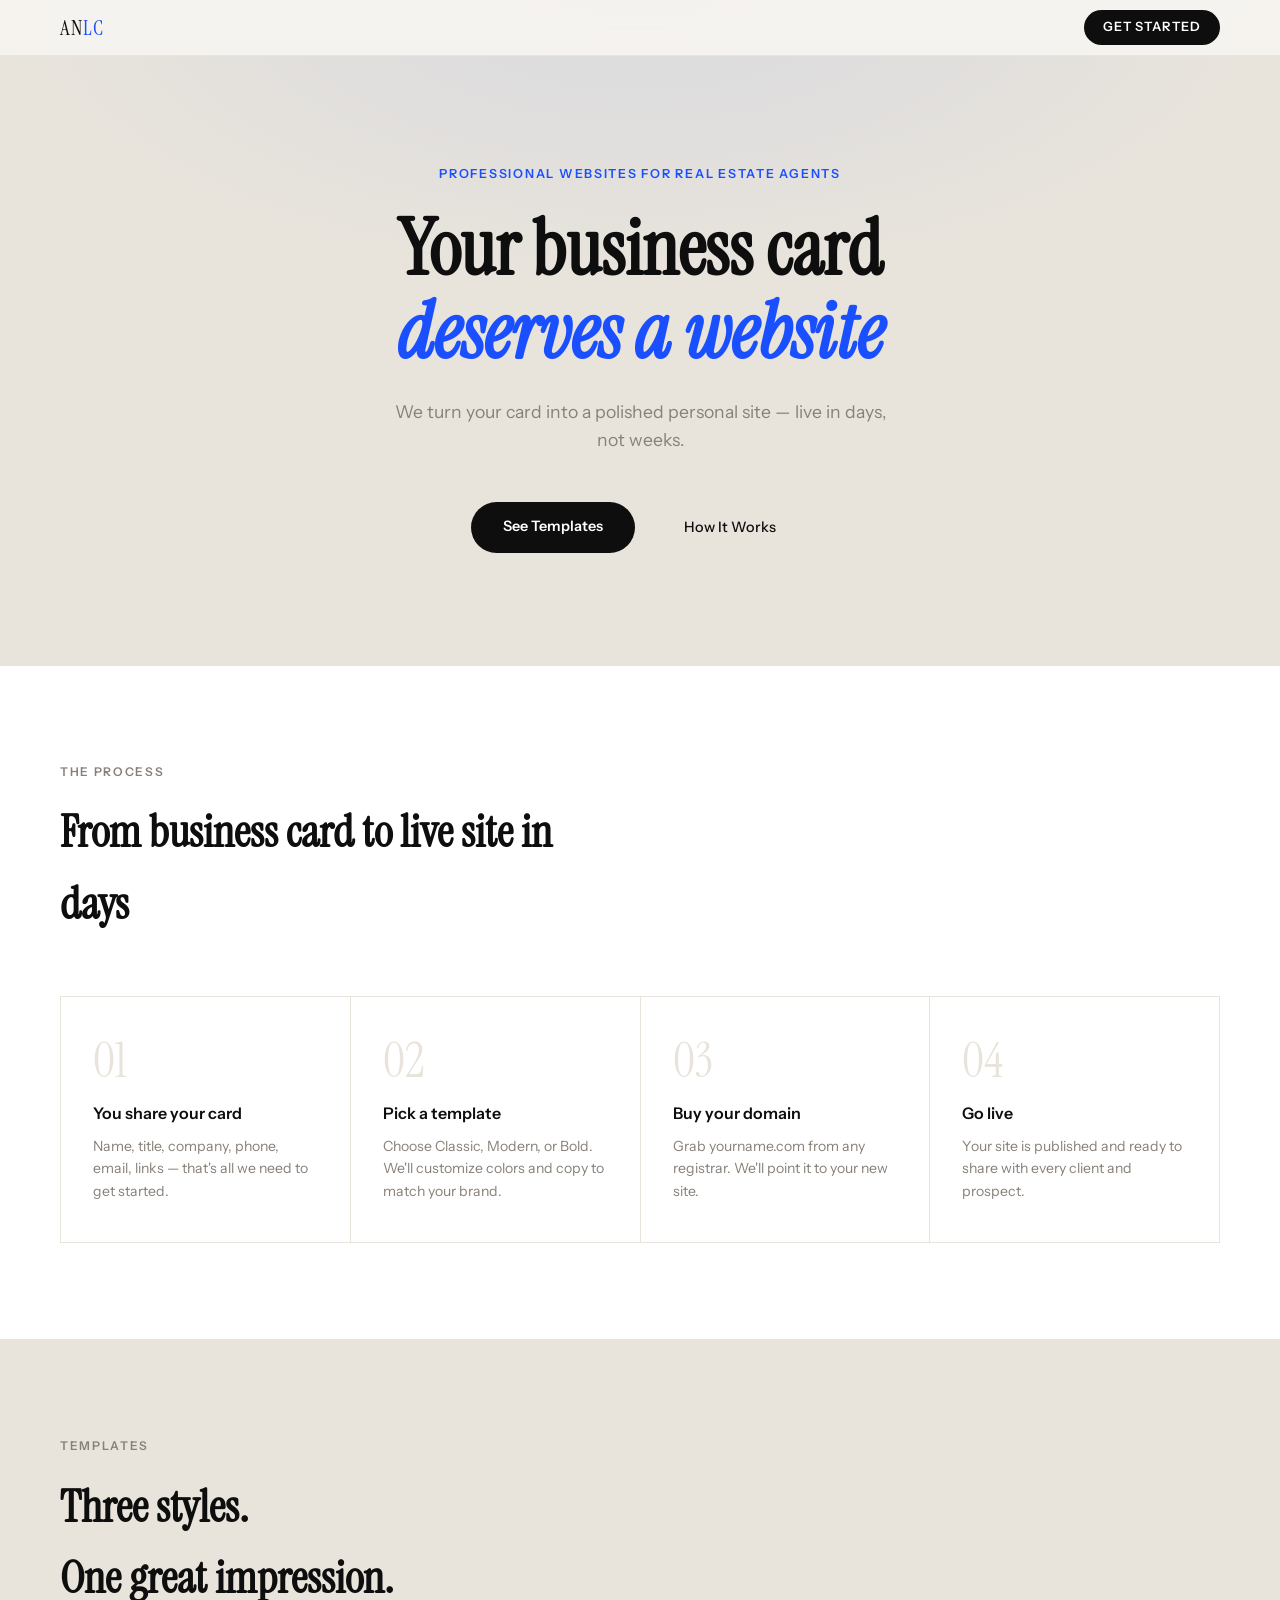
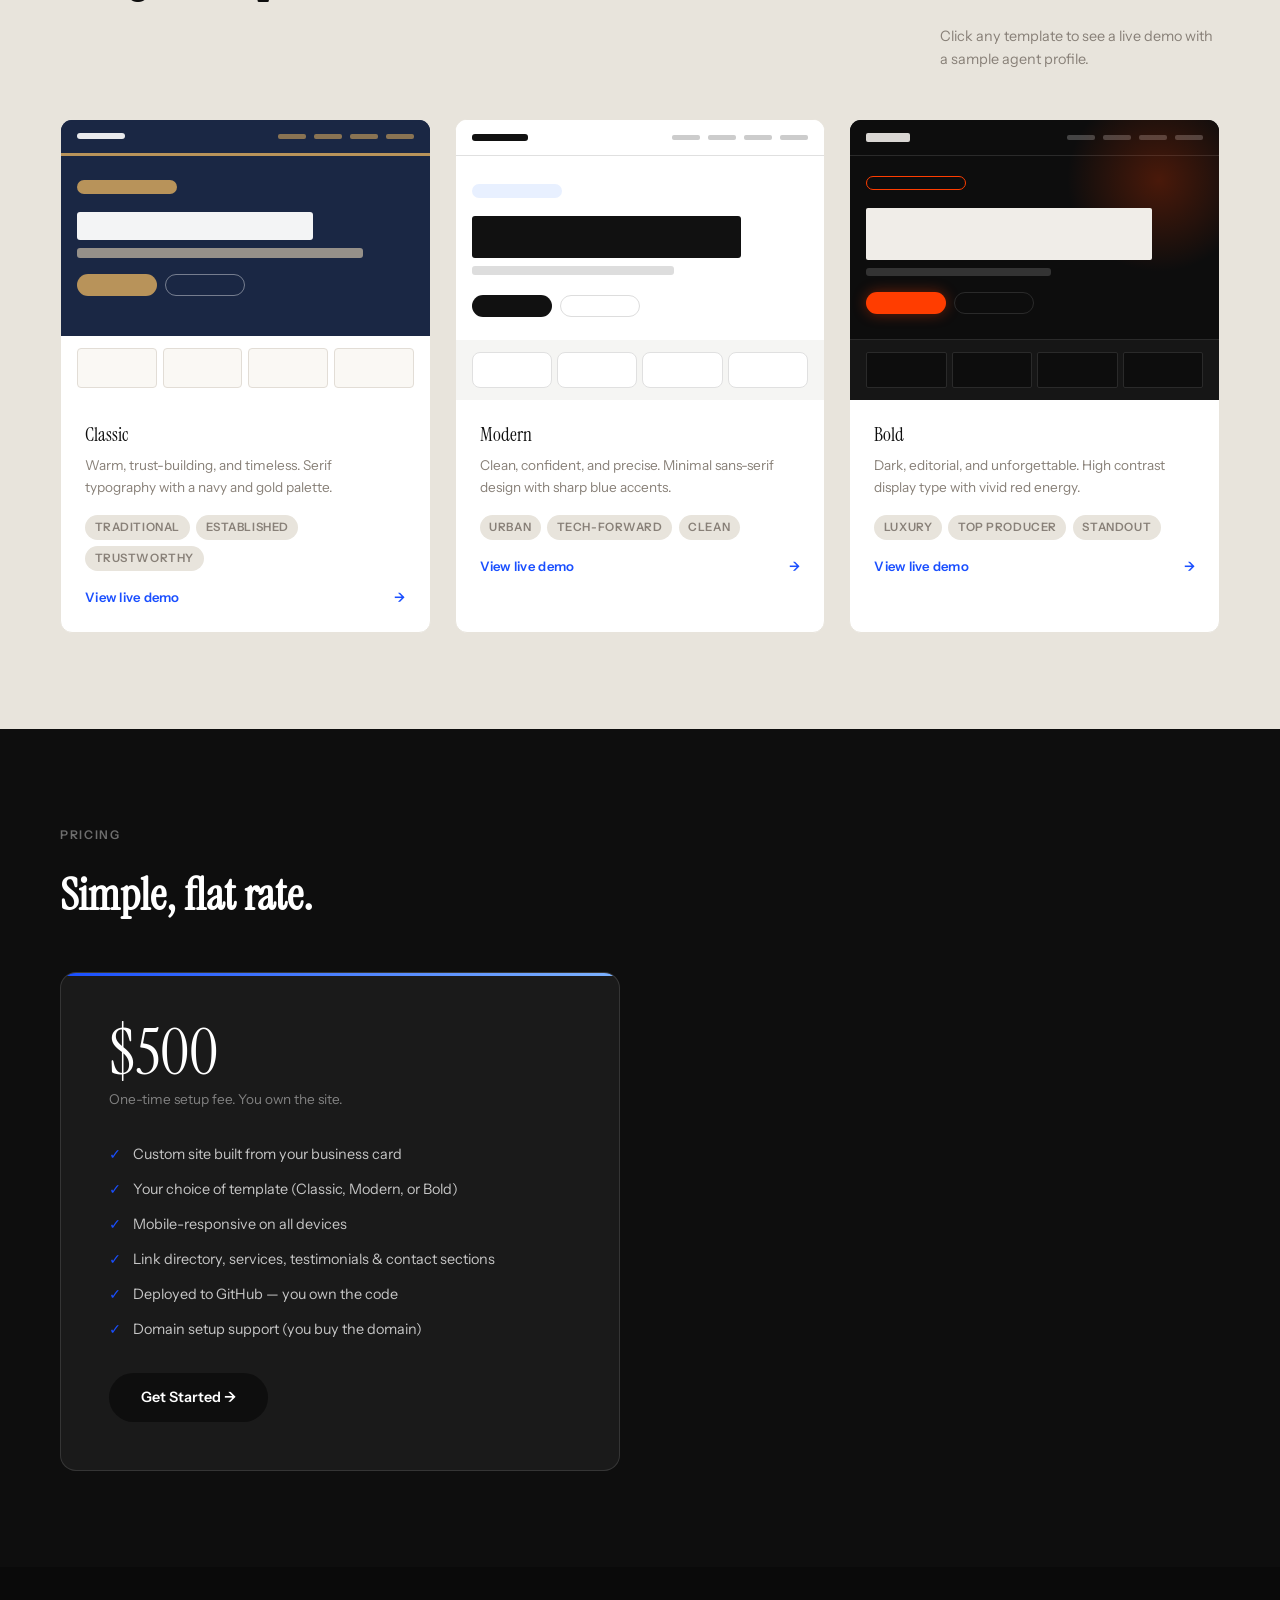
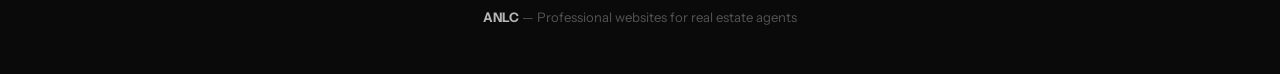
<file: index.html>
<!DOCTYPE html>
<html lang="en">
<head>
  <meta charset="UTF-8" />
<link rel="icon" href="favicon.png" type="image/png" />
  <meta name="viewport" content="width=device-width, initial-scale=1.0" />
  <title>ANLC — Professional Websites for Real Estate Agents</title>
  <link rel="preconnect" href="https://fonts.googleapis.com" />
  <link rel="stylesheet" href="https://fonts.googleapis.com/css2?family=Instrument+Serif:ital@0;1&family=Instrument+Sans:wght@400;500;600&display=swap" />
  <style>
    *, *::before, *::after { box-sizing: border-box; margin: 0; padding: 0; }
    html { scroll-behavior: smooth; }

    :root {
      --ink:     #0e0e0e;
      --paper: #e8e4dc;
      --mid:     #e8e4dc;
      --muted:   #888078;
      --accent:  #1a4fff;
      --f-serif: 'Instrument Serif', Georgia, serif;
      --f-sans:  'Instrument Sans', system-ui, sans-serif;
      --max:     1160px;
    }

    body {
      background: var(--paper);
      color: var(--ink);
      font-family: var(--f-sans);
      font-size: 16px;
      line-height: 1.6;
    }

    /* ── NAV ─────────────────────────────────────────────── */
    nav {
      position: fixed; top: 0; left: 0; right: 0; z-index: 50;
      background: rgba(247,245,240,.92);
      backdrop-filter: blur(12px);
      border-bottom: 1px solid var(--mid);
      height: 56px;
      display: flex; align-items: center;
      padding: 0 2rem;
    }
    .nav-inner {
      max-width: var(--max); margin: 0 auto; width: 100%;
      display: flex; align-items: center; justify-content: space-between;
    }
    .logo {
      font-family: var(--f-serif);
      font-size: 1.3rem;
      letter-spacing: .04em;
      color: var(--ink);
    }
    .logo span { color: var(--accent); }
    .nav-cta {
      background: var(--ink);
      color: #fff;
      font-size: .8rem;
      font-weight: 600;
      letter-spacing: .06em;
      text-transform: uppercase;
      padding: .45rem 1.2rem;
      border-radius: 100px;
      text-decoration: none;
      transition: background .2s;
    }
    .nav-cta:hover { background: var(--accent); }

    /* ── HERO ────────────────────────────────────────────── */
    .hero {
      padding: 10rem 2rem 7rem;
      text-align: center;
      position: relative;
      overflow: hidden;
    }
    .hero::before {
      content: '';
      position: absolute; inset: 0;
      background:
        radial-gradient(ellipse 70% 60% at 50% 0%, rgba(26,79,255,.07) 0%, transparent 70%);
      pointer-events: none;
    }
    .hero-eyebrow {
      display: inline-block;
      font-size: .78rem;
      font-weight: 600;
      letter-spacing: .14em;
      text-transform: uppercase;
      color: var(--accent);
      margin-bottom: 1.5rem;
      opacity: 0;
      animation: fadeUp .6s .1s ease forwards;
    }
    .hero-headline {
      font-family: var(--f-serif);
      font-size: clamp(2.8rem, 6vw, 5.2rem);
      line-height: 1.08;
      color: var(--ink);
      max-width: 820px;
      margin: 0 auto 1.5rem;
      opacity: 0;
      animation: fadeUp .6s .2s ease forwards;
    }
    .hero-headline em {
      font-style: italic;
      color: var(--accent);
    }
    .hero-sub {
      font-size: 1.1rem;
      color: var(--muted);
      max-width: 500px;
      margin: 0 auto 3rem;
      font-weight: 400;
      opacity: 0;
      animation: fadeUp .6s .3s ease forwards;
    }
    .hero-actions {
      display: flex; gap: 1rem; justify-content: center; flex-wrap: wrap;
      opacity: 0;
      animation: fadeUp .6s .4s ease forwards;
    }
    .btn-primary {
      background: var(--ink); color: #fff;
      padding: .8rem 2rem;
      border-radius: 100px;
      font-size: .9rem; font-weight: 600;
      text-decoration: none;
      transition: background .2s, transform .2s;
    }
    .btn-primary:hover { background: var(--accent); transform: translateY(-1px); }
    .btn-ghost {
      border: 1.5px solid var(--mid); color: var(--ink);
      padding: .8rem 2rem;
      border-radius: 100px;
      font-size: .9rem; font-weight: 500;
      text-decoration: none;
      transition: border-color .2s;
    }
    .btn-ghost:hover { border-color: var(--ink); }

    /* ── HOW IT WORKS ────────────────────────────────────── */
    .how {
      padding: 6rem 2rem;
      background: #fff;
      border-top: 1px solid var(--mid);
      border-bottom: 1px solid var(--mid);
    }
    .how-inner {
      max-width: var(--max); margin: 0 auto;
    }
    .section-label {
      font-size: .75rem;
      font-weight: 600;
      letter-spacing: .14em;
      text-transform: uppercase;
      color: var(--muted);
      margin-bottom: 1rem;
    }
    .section-title {
      font-family: var(--f-serif);
      font-size: clamp(1.8rem, 3.5vw, 2.8rem);
      color: var(--ink);
      margin-bottom: 3.5rem;
      max-width: 540px;
    }
    .steps {
      display: grid;
      grid-template-columns: repeat(auto-fit, minmax(200px, 1fr));
      gap: 1px;
      background: var(--mid);
      border: 1px solid var(--mid);
    }
    .step {
      background: #fff;
      padding: 2.5rem 2rem;
    }
    .step-num {
      font-family: var(--f-serif);
      font-size: 3rem;
      color: var(--mid);
      line-height: 1;
      margin-bottom: 1rem;
    }
    .step-title {
      font-size: 1rem;
      font-weight: 600;
      color: var(--ink);
      margin-bottom: .5rem;
    }
    .step-desc { font-size: .88rem; color: var(--muted); }

    /* ── TEMPLATES ───────────────────────────────────────── */
    .templates {
      padding: 6rem 2rem;
    }
    .templates-inner { max-width: var(--max); margin: 0 auto; }
    .templates-header {
      display: flex;
      align-items: flex-end;
      justify-content: space-between;
      margin-bottom: 3rem;
      flex-wrap: wrap;
      gap: 1rem;
    }
    .template-grid {
      display: grid;
      grid-template-columns: repeat(3, 1fr);
      gap: 1.5rem;
    }

    .template-card {
      border-radius: 12px;
      overflow: hidden;
      border: 1px solid var(--mid);
      transition: transform .25s, box-shadow .25s;
      text-decoration: none;
      display: block;
      background: #fff;
    }
    .template-card:hover {
      transform: translateY(-6px);
      box-shadow: 0 16px 48px rgba(0,0,0,.1);
    }

    /* Preview thumbnails — CSS-generated mockups */
    .template-preview {
      height: 280px;
      position: relative;
      overflow: hidden;
    }

    /* CLASSIC preview */
    .preview-classic {
      background: #1a2744;
    }
    .preview-classic .p-nav {
      background: #1a2744;
      border-bottom: 3px solid #b8935a;
      height: 36px;
      display: flex; align-items: center; padding: 0 16px;
      gap: 12px;
    }
    .preview-classic .p-nav-dot { width: 48px; height: 6px; background: #fff; border-radius: 3px; opacity: .9; }
    .preview-classic .p-nav-links { display: flex; gap: 8px; margin-left: auto; }
    .preview-classic .p-nav-link { width: 28px; height: 5px; background: #b8935a; border-radius: 2px; opacity: .7; }
    .preview-classic .p-hero { padding: 24px 16px 16px; }
    .preview-classic .p-badge { background: #b8935a; display: inline-block; height: 14px; width: 100px; border-radius: 7px; margin-bottom: 10px; }
    .preview-classic .p-name { height: 28px; background: #fff; border-radius: 3px; width: 70%; margin-bottom: 8px; opacity: .95; }
    .preview-classic .p-tag { height: 10px; background: #e8d5b7; border-radius: 3px; width: 85%; opacity: .6; margin-bottom: 16px; }
    .preview-classic .p-btns { display: flex; gap: 8px; }
    .preview-classic .p-btn1 { height: 22px; width: 80px; background: #b8935a; border-radius: 11px; }
    .preview-classic .p-btn2 { height: 22px; width: 80px; border: 1.5px solid rgba(255,255,255,.4); border-radius: 11px; }
    .preview-classic .p-cards {
      position: absolute; bottom: 0; left: 0; right: 0;
      background: #fff;
      padding: 12px 16px;
      display: grid; grid-template-columns: repeat(4,1fr); gap: 6px;
    }
    .preview-classic .p-card { height: 40px; background: #faf8f4; border: 1px solid #e2ddd6; border-radius: 4px; }

    /* MODERN preview */
    .preview-modern { background: #fff; }
    .preview-modern .p-nav {
      background: rgba(255,255,255,.9);
      border-bottom: 1px solid #e0e0e0;
      height: 36px;
      display: flex; align-items: center; padding: 0 16px; gap: 12px;
    }
    .preview-modern .p-nav-dot { width: 56px; height: 7px; background: #111; border-radius: 3px; }
    .preview-modern .p-nav-links { display: flex; gap: 8px; margin-left: auto; }
    .preview-modern .p-nav-link { width: 28px; height: 5px; background: #ccc; border-radius: 2px; }
    .preview-modern .p-hero { padding: 28px 16px 16px; }
    .preview-modern .p-badge { background: #e8f0ff; display: inline-block; height: 14px; width: 90px; border-radius: 7px; margin-bottom: 10px; }
    .preview-modern .p-name { height: 42px; background: #111; border-radius: 3px; width: 80%; margin-bottom: 8px; }
    .preview-modern .p-tag { height: 9px; background: #ddd; border-radius: 3px; width: 60%; margin-bottom: 20px; }
    .preview-modern .p-btns { display: flex; gap: 8px; }
    .preview-modern .p-btn1 { height: 22px; width: 80px; background: #111; border-radius: 11px; }
    .preview-modern .p-btn2 { height: 22px; width: 80px; border: 1.5px solid #ddd; border-radius: 11px; }
    .preview-modern .p-cards {
      position: absolute; bottom: 0; left: 0; right: 0;
      background: #f5f5f3;
      padding: 12px 16px;
      display: grid; grid-template-columns: repeat(4,1fr); gap: 5px;
    }
    .preview-modern .p-card { height: 36px; background: #fff; border: 1px solid #e0e0e0; border-radius: 8px; }

    /* BOLD preview */
    .preview-bold { background: #0d0d0d; }
    .preview-bold .p-nav {
      background: #0d0d0d;
      border-bottom: 1px solid #2a2a2a;
      height: 36px;
      display: flex; align-items: center; padding: 0 16px; gap: 12px;
    }
    .preview-bold .p-nav-dot { width: 44px; height: 9px; background: #f0ede8; border-radius: 2px; opacity: .9; }
    .preview-bold .p-nav-links { display: flex; gap: 8px; margin-left: auto; }
    .preview-bold .p-nav-link { width: 28px; height: 5px; background: #444; border-radius: 2px; }
    .preview-bold .p-glow {
      position: absolute; top: -40px; right: -40px;
      width: 200px; height: 200px;
      background: radial-gradient(circle, rgba(255,61,0,.25) 0%, transparent 65%);
      pointer-events: none;
    }
    .preview-bold .p-hero { padding: 20px 16px 16px; position: relative; z-index: 1; }
    .preview-bold .p-badge { border: 1px solid #ff3d00; display: inline-block; height: 14px; width: 100px; border-radius: 7px; margin-bottom: 10px; }
    .preview-bold .p-name { height: 52px; background: #f0ede8; border-radius: 2px; width: 85%; margin-bottom: 8px; }
    .preview-bold .p-tag { height: 8px; background: #333; border-radius: 3px; width: 55%; margin-bottom: 16px; }
    .preview-bold .p-btns { display: flex; gap: 8px; }
    .preview-bold .p-btn1 { height: 22px; width: 80px; background: #ff3d00; border-radius: 11px; box-shadow: 0 0 14px rgba(255,61,0,.4); }
    .preview-bold .p-btn2 { height: 22px; width: 80px; border: 1px solid #2a2a2a; border-radius: 11px; }
    .preview-bold .p-cards {
      position: absolute; bottom: 0; left: 0; right: 0;
      background: #161616;
      border-top: 1px solid #2a2a2a;
      padding: 12px 16px;
      display: grid; grid-template-columns: repeat(4,1fr); gap: 5px;
    }
    .preview-bold .p-card { height: 36px; background: #0d0d0d; border: 1px solid #2a2a2a; border-radius: 2px; }

    /* Template card info */
    .template-info { padding: 1.25rem 1.5rem 1.5rem; }
    .template-name {
      font-family: var(--f-serif);
      font-size: 1.2rem;
      color: var(--ink);
      margin-bottom: .3rem;
    }
    .template-desc { font-size: .85rem; color: var(--muted); margin-bottom: 1rem; }
    .template-tags { display: flex; flex-wrap: wrap; gap: .4rem; }
    .tag {
      font-size: .72rem;
      font-weight: 600;
      letter-spacing: .05em;
      text-transform: uppercase;
      padding: .2rem .6rem;
      border-radius: 100px;
      background: var(--mid);
      color: var(--muted);
    }
    .template-link {
      display: flex; align-items: center; justify-content: space-between;
      margin-top: 1rem;
      font-size: .82rem;
      font-weight: 600;
      color: var(--accent);
      letter-spacing: .02em;
    }
    .template-link::after { content: '→'; }

    /* ── PRICING ─────────────────────────────────────────── */
    .pricing {
      padding: 6rem 2rem;
      background: var(--ink);
      color: #fff;
    }
    .pricing-inner { max-width: var(--max); margin: 0 auto; }
    .pricing-inner .section-label { color: rgba(255,255,255,.4); }
    .pricing-inner .section-title { color: #fff; }
    .pricing-card {
      background: rgba(255,255,255,.05);
      border: 1px solid rgba(255,255,255,.12);
      border-radius: 16px;
      padding: 3rem;
      max-width: 560px;
      position: relative;
      overflow: hidden;
    }
    .pricing-card::before {
      content: '';
      position: absolute; top: 0; left: 0; right: 0; height: 3px;
      background: linear-gradient(90deg, var(--accent), #7eb3ff);
    }
    .price-amount {
      font-family: var(--f-serif);
      font-size: 4rem;
      line-height: 1;
      margin-bottom: .25rem;
    }
    .price-note { font-size: .85rem; color: rgba(255,255,255,.45); margin-bottom: 2rem; }
    .price-includes {
      list-style: none;
      display: flex; flex-direction: column; gap: .75rem;
      margin-bottom: 2rem;
    }
    .price-includes li {
      font-size: .9rem;
      color: rgba(255,255,255,.75);
      padding-left: 1.5rem;
      position: relative;
    }
    .price-includes li::before {
      content: '✓';
      position: absolute; left: 0;
      color: var(--accent);
      font-weight: 700;
    }

    /* ── FOOTER ──────────────────────────────────────────── */
    footer {
      background: #0a0a0a;
      padding: 2.5rem 2rem;
      text-align: center;
      font-size: .82rem;
      color: rgba(255,255,255,.3);
    }
    footer a { color: rgba(255,255,255,.5); text-decoration: none; }
    footer a:hover { color: #fff; }

    /* ── ANIMATIONS ──────────────────────────────────────── */
    @keyframes fadeUp {
      from { opacity: 0; transform: translateY(20px); }
      to   { opacity: 1; transform: translateY(0); }
    }

    /* ── RESPONSIVE ──────────────────────────────────────── */
    @media (max-width: 900px) {
      .template-grid { grid-template-columns: 1fr; max-width: 480px; margin: 0 auto; }
    }
    @media (max-width: 600px) {
      .hero { padding: 8rem 1.5rem 5rem; }
      .templates-header { flex-direction: column; align-items: flex-start; }
      .pricing-card { padding: 2rem 1.5rem; }
    }
  </style>
</head>
<body>

  <!-- NAV -->
  <nav>
    <div class="nav-inner">
      <span class="logo">AN<span>LC</span></span>
      <a href="https://docs.google.com/forms/d/e/1FAIpQLSc2nTvF0Hm6U1TiB1kS05uPXI6qzrnJtPU-JEfVSeDwCHO5rw/viewform?usp=publish-editor" target="_blank" class="nav-cta">Get Started</a>
    </div>
  </nav>

  <!-- HERO -->
  <section class="hero">
    <p class="hero-eyebrow">Professional websites for real estate agents</p>
    <h1 class="hero-headline">Your business card<br/><em>deserves a website</em></h1>
    <p class="hero-sub">We turn your card into a polished personal site — live in days, not weeks.</p>
    <div class="hero-actions">
      <a href="#templates" class="btn-primary">See Templates</a>
      <a href="#how" class="btn-ghost">How It Works</a>
    </div>
  </section>

  <!-- HOW IT WORKS -->
  <section class="how" id="how">
    <div class="how-inner">
      <p class="section-label">The Process</p>
      <h2 class="section-title">From business card to live site in days</h2>
      <div class="steps">
        <div class="step">
          <div class="step-num">01</div>
          <div class="step-title">You share your card</div>
          <p class="step-desc">Name, title, company, phone, email, links — that's all we need to get started.</p>
        </div>
        <div class="step">
          <div class="step-num">02</div>
          <div class="step-title">Pick a template</div>
          <p class="step-desc">Choose Classic, Modern, or Bold. We'll customize colors and copy to match your brand.</p>
        </div>
        <div class="step">
          <div class="step-num">03</div>
          <div class="step-title">Buy your domain</div>
          <p class="step-desc">Grab yourname.com from any registrar. We'll point it to your new site.</p>
        </div>
        <div class="step">
          <div class="step-num">04</div>
          <div class="step-title">Go live</div>
          <p class="step-desc">Your site is published and ready to share with every client and prospect.</p>
        </div>
      </div>
    </div>
  </section>

  <!-- TEMPLATES -->
  <section class="templates" id="templates">
    <div class="templates-inner">
      <div class="templates-header">
        <div>
          <p class="section-label">Templates</p>
          <h2 class="section-title">Three styles.<br/>One great impression.</h2>
        </div>
        <p style="color:var(--muted);font-size:.9rem;max-width:280px">Click any template to see a live demo with a sample agent profile.</p>
      </div>

      <div class="template-grid">

        <!-- CLASSIC -->
        <a href="./classic/" class="template-card" target="_blank">
          <div class="template-preview preview-classic">
            <div class="p-nav">
              <div class="p-nav-dot"></div>
              <div class="p-nav-links">
                <div class="p-nav-link"></div>
                <div class="p-nav-link"></div>
                <div class="p-nav-link"></div>
                <div class="p-nav-link"></div>
              </div>
            </div>
            <div class="p-hero">
              <div class="p-badge"></div>
              <div class="p-name"></div>
              <div class="p-tag"></div>
              <div class="p-btns">
                <div class="p-btn1"></div>
                <div class="p-btn2"></div>
              </div>
            </div>
            <div class="p-cards">
              <div class="p-card"></div>
              <div class="p-card"></div>
              <div class="p-card"></div>
              <div class="p-card"></div>
            </div>
          </div>
          <div class="template-info">
            <div class="template-name">Classic</div>
            <p class="template-desc">Warm, trust-building, and timeless. Serif typography with a navy and gold palette.</p>
            <div class="template-tags">
              <span class="tag">Traditional</span>
              <span class="tag">Established</span>
              <span class="tag">Trustworthy</span>
            </div>
            <div class="template-link">View live demo</div>
          </div>
        </a>

        <!-- MODERN -->
        <a href="./modern/" class="template-card" target="_blank">
          <div class="template-preview preview-modern">
            <div class="p-nav">
              <div class="p-nav-dot"></div>
              <div class="p-nav-links">
                <div class="p-nav-link"></div>
                <div class="p-nav-link"></div>
                <div class="p-nav-link"></div>
                <div class="p-nav-link"></div>
              </div>
            </div>
            <div class="p-hero">
              <div class="p-badge"></div>
              <div class="p-name"></div>
              <div class="p-tag"></div>
              <div class="p-btns">
                <div class="p-btn1"></div>
                <div class="p-btn2"></div>
              </div>
            </div>
            <div class="p-cards">
              <div class="p-card"></div>
              <div class="p-card"></div>
              <div class="p-card"></div>
              <div class="p-card"></div>
            </div>
          </div>
          <div class="template-info">
            <div class="template-name">Modern</div>
            <p class="template-desc">Clean, confident, and precise. Minimal sans-serif design with sharp blue accents.</p>
            <div class="template-tags">
              <span class="tag">Urban</span>
              <span class="tag">Tech-forward</span>
              <span class="tag">Clean</span>
            </div>
            <div class="template-link">View live demo</div>
          </div>
        </a>

        <!-- BOLD -->
        <a href="./bold/" class="template-card" target="_blank">
          <div class="template-preview preview-bold">
            <div class="p-nav">
              <div class="p-nav-dot"></div>
              <div class="p-nav-links">
                <div class="p-nav-link"></div>
                <div class="p-nav-link"></div>
                <div class="p-nav-link"></div>
                <div class="p-nav-link"></div>
              </div>
            </div>
            <div class="p-glow"></div>
            <div class="p-hero">
              <div class="p-badge"></div>
              <div class="p-name"></div>
              <div class="p-tag"></div>
              <div class="p-btns">
                <div class="p-btn1"></div>
                <div class="p-btn2"></div>
              </div>
            </div>
            <div class="p-cards">
              <div class="p-card"></div>
              <div class="p-card"></div>
              <div class="p-card"></div>
              <div class="p-card"></div>
            </div>
          </div>
          <div class="template-info">
            <div class="template-name">Bold</div>
            <p class="template-desc">Dark, editorial, and unforgettable. High contrast display type with vivid red energy.</p>
            <div class="template-tags">
              <span class="tag">Luxury</span>
              <span class="tag">Top Producer</span>
              <span class="tag">Standout</span>
            </div>
            <div class="template-link">View live demo</div>
          </div>
        </a>

      </div>
    </div>
  </section>

  <!-- PRICING -->
  <section class="pricing" id="pricing">
    <div class="pricing-inner">
      <p class="section-label">Pricing</p>
      <h2 class="section-title" style="color:#fff;margin-bottom:2.5rem">Simple, flat rate.</h2>
      <div class="pricing-card">
        <div class="price-amount">$500</div>
        <p class="price-note">One-time setup fee. You own the site.</p>
        <ul class="price-includes">
          <li>Custom site built from your business card</li>
          <li>Your choice of template (Classic, Modern, or Bold)</li>
          <li>Mobile-responsive on all devices</li>
          <li>Link directory, services, testimonials & contact sections</li>
          <li>Deployed to GitHub — you own the code</li>
          <li>Domain setup support (you buy the domain)</li>
        </ul>
        <a href="https://docs.google.com/forms/d/e/1FAIpQLSc2nTvF0Hm6U1TiB1kS05uPXI6qzrnJtPU-JEfVSeDwCHO5rw/viewform?usp=publish-editor" target="_blank" class="btn-primary" style="display:inline-block">Get Started →</a>
      </div>
    </div>
  </section>

  <!-- FOOTER -->
  <footer id="contact">
    <p style="margin-bottom:.4rem">
      <strong style="color:rgba(255,255,255,.7)">ANLC</strong> — Professional websites for real estate agents
    </p>
    <p><a href="/cdn-cgi/l/email-protection#a7c6c9cbc4d0c2c5d4
</file>
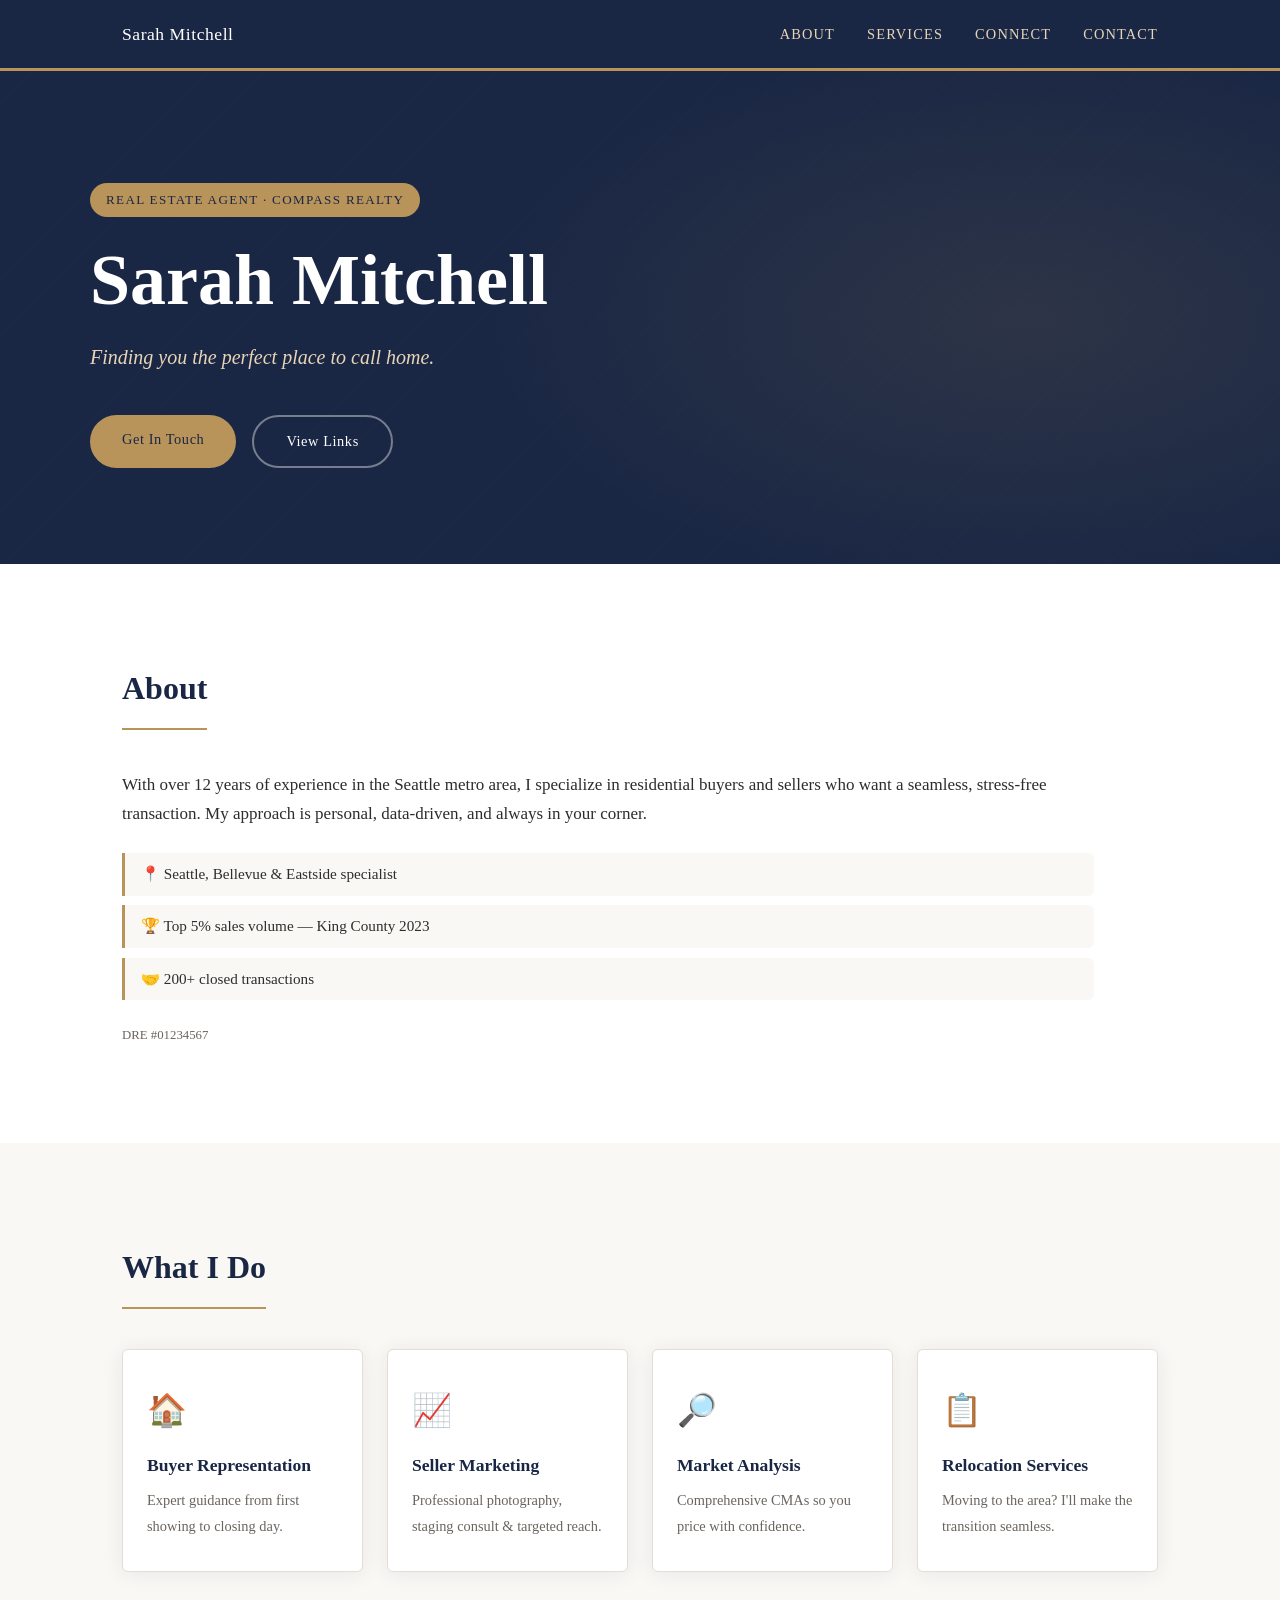
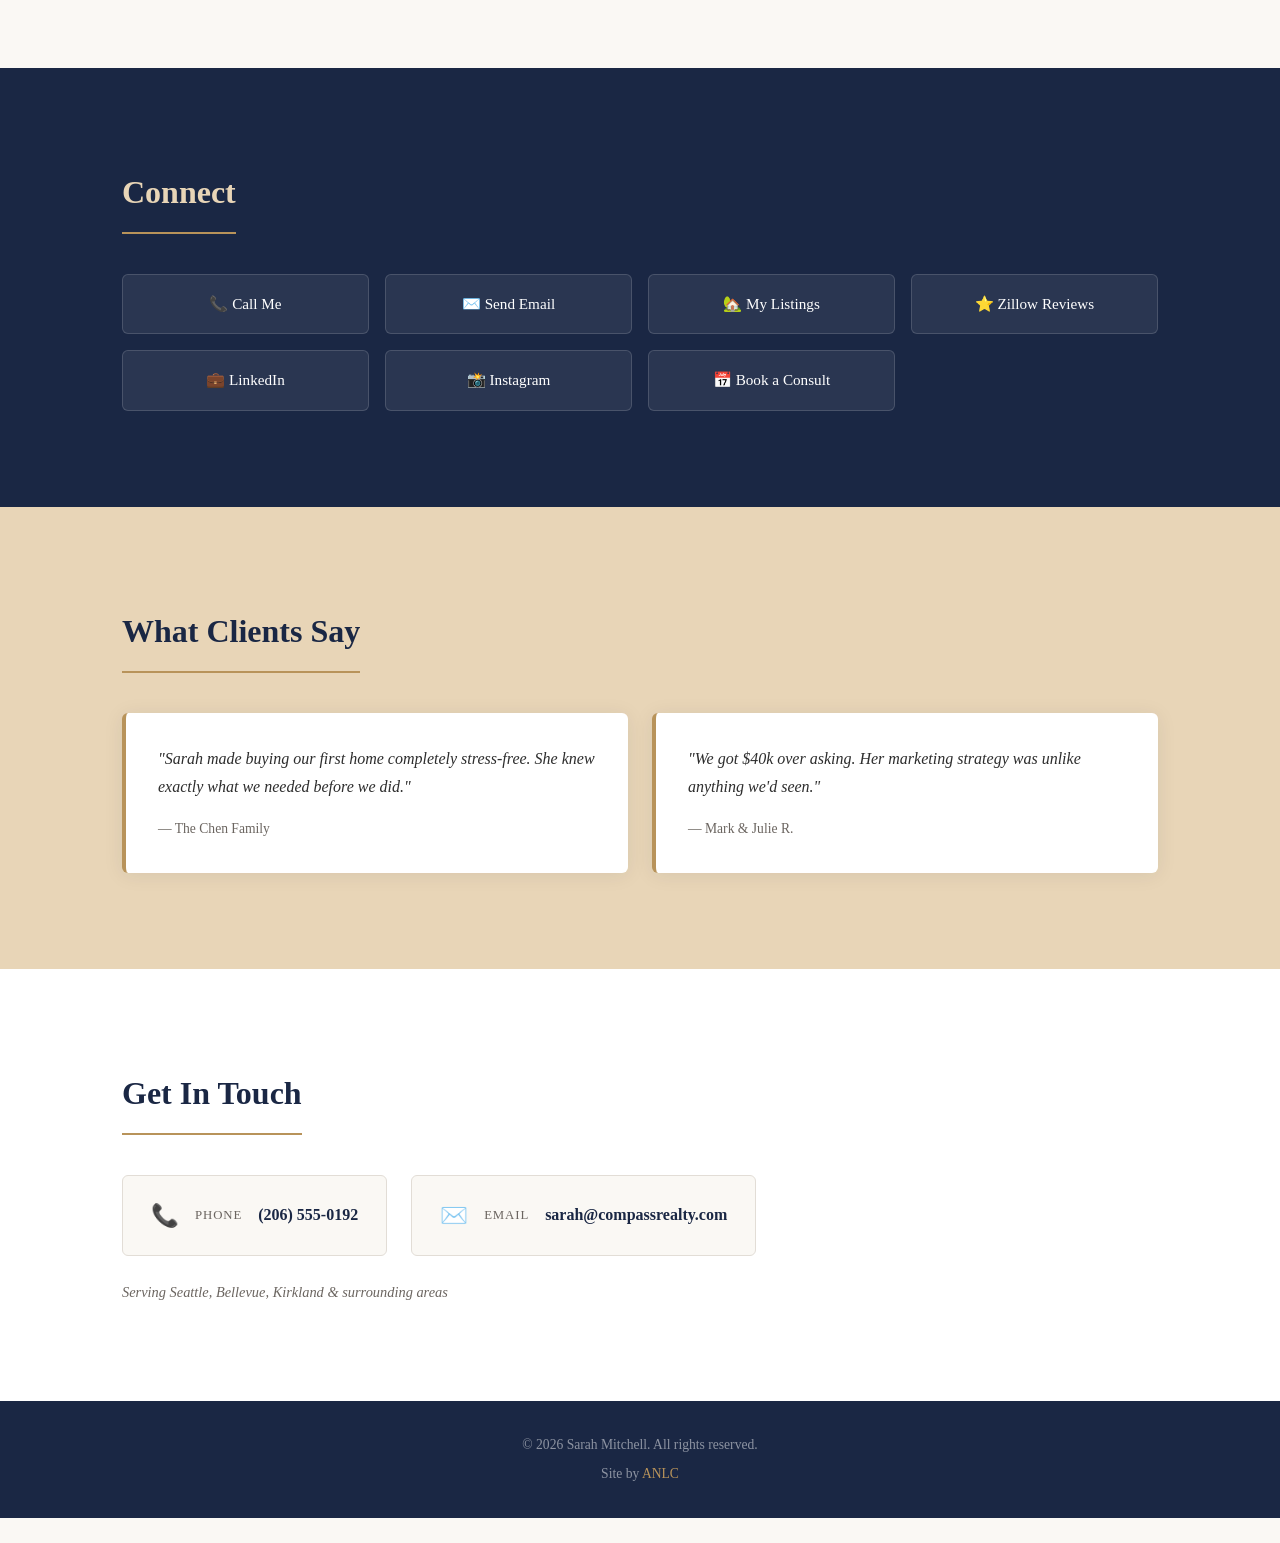
<file: classic/index.html>
<!DOCTYPE html>
<html lang="en">
<head>
  <meta charset="UTF-8" />
  <meta name="viewport" content="width=device-width, initial-scale=1.0" />
  <title id="page-title">Loading...</title>

  <!-- Google Fonts loaded dynamically per theme -->
  <link id="google-fonts" rel="stylesheet" href="" />

  <!-- Theme stylesheet — swap this file per client template -->
  <link id="theme-css" rel="stylesheet" href="theme-classic.css" />

  <style>
    /* ── Reset & base ─────────────────────────────────────────────── */
    *, *::before, *::after { box-sizing: border-box; margin: 0; padding: 0; }
    html { scroll-behavior: smooth; }
    img { max-width: 100%; display: block; }
    a { color: inherit; text-decoration: none; }
  </style>
</head>
<body>

  <!-- ══════════════════════════════════════════════════════
       STRUCTURAL REGIONS  (themes control ALL visual styling)
       ══════════════════════════════════════════════════════ -->

  <!-- NAV -->
  <header id="site-header">
    <nav id="main-nav">
      <span id="nav-name" class="nav-brand"></span>
      <ul id="nav-links" class="nav-list"></ul>
    </nav>
  </header>

  <!-- HERO / LANDING -->
  <section id="hero" class="section-hero">
    <div class="hero-inner">
      <div id="hero-badge" class="hero-badge"></div>          <!-- profession badge -->
      <h1 id="hero-name" class="hero-name"></h1>
      <p  id="hero-tagline" class="hero-tagline"></p>
      <div id="hero-cta" class="hero-cta"></div>              <!-- primary CTA buttons -->
    </div>
    <div id="hero-visual" class="hero-visual"></div>          <!-- theme can place art/photo here -->
  </section>

  <!-- ABOUT -->
  <section id="about" class="section-about">
    <div class="section-inner">
      <div id="about-photo" class="about-photo"></div>
      <div class="about-text">
        <h2 class="section-heading">About</h2>
        <p id="about-bio" class="about-bio"></p>
        <ul id="about-highlights" class="about-highlights"></ul>
      </div>
    </div>
  </section>

  <!-- SERVICES -->
  <section id="services" class="section-services">
    <div class="section-inner">
      <h2 class="section-heading">What I Do</h2>
      <div id="services-grid" class="services-grid"></div>
    </div>
  </section>

  <!-- LINKS / DIRECTORY -->
  <section id="links" class="section-links">
    <div class="section-inner">
      <h2 class="section-heading">Connect</h2>
      <div id="links-grid" class="links-grid"></div>
    </div>
  </section>

  <!-- TESTIMONIALS (optional) -->
  <section id="testimonials" class="section-testimonials">
    <div class="section-inner">
      <h2 class="section-heading">What Clients Say</h2>
      <div id="testimonials-grid" class="testimonials-grid"></div>
    </div>
  </section>

  <!-- CONTACT -->
  <section id="contact" class="section-contact">
    <div class="section-inner">
      <h2 class="section-heading">Get In Touch</h2>
      <div id="contact-cards" class="contact-cards"></div>
      <p id="contact-area" class="contact-area"></p>
    </div>
  </section>

  <!-- FOOTER -->
  <footer id="site-footer">
    <p id="footer-copy" class="footer-copy"></p>
    <p class="footer-credit">Site by <a href="https://anlc.dev" target="_blank">ANLC</a></p>
  </footer>


  <!-- ══════════════════════════════════════════════════════
       DATA  —  edit this object per client
       ══════════════════════════════════════════════════════ -->
  <script>
  const CLIENT = {
    /* ── Identity ────────────────────────────── */
    name:        "Sarah Mitchell",
    profession:  "Real Estate Agent",
    company:     "Compass Realty",
    license:     "DRE #01234567",          // leave "" to hide
    tagline:     "Finding you the perfect place to call home.",
    bio:         "With over 12 years of experience in the Seattle metro area, I specialize in residential buyers and sellers who want a seamless, stress-free transaction. My approach is personal, data-driven, and always in your corner.",
    photo:       "",                        // URL or "" to hide section

    /* ── Highlights (bullet points under bio) ── */
    highlights: [
      "📍 Seattle, Bellevue & Eastside specialist",
      "🏆 Top 5% sales volume — King County 2023",
      "🤝 200+ closed transactions",
    ],

    /* ── Services ─────────────────────────────── */
    services: [
      { icon: "🏠", title: "Buyer Representation",  desc: "Expert guidance from first showing to closing day." },
      { icon: "📈", title: "Seller Marketing",       desc: "Professional photography, staging consult & targeted reach." },
      { icon: "🔎", title: "Market Analysis",         desc: "Comprehensive CMAs so you price with confidence." },
      { icon: "📋", title: "Relocation Services",    desc: "Moving to the area? I'll make the transition seamless." },
    ],

    /* ── Contact ─────────────────────────────── */
    phone:     "(206) 555-0192",
    email:     "sarah@compassrealty.com",
    area:      "Serving Seattle, Bellevue, Kirkland & surrounding areas",

    /* ── Link Directory ──────────────────────── */
    links: [
      { label: "📞 Call Me",          href: "tel:+12065550192",                     type: "phone"    },
      { label: "✉️ Send Email",        href: "mailto:sarah@compassrealty.com",        type: "email"    },
      { label: "🏡 My Listings",       href: "https://compass.com/agents/sarah",      type: "listings" },
      { label: "⭐ Zillow Reviews",    href: "https://zillow.com/profile/sarah",      type: "review"   },
      { label: "💼 LinkedIn",          href: "https://linkedin.com/in/sarahmitchell", type: "linkedin" },
      { label: "📸 Instagram",         href: "https://instagram.com/sarahsells206",   type: "social"   },
      { label: "📅 Book a Consult",    href: "https://calendly.com/sarahmitchell",    type: "calendar" },
    ],

    /* ── Testimonials (optional, leave [] to hide) ── */
    testimonials: [
      { quote: "Sarah made buying our first home completely stress-free. She knew exactly what we needed before we did.", author: "The Chen Family" },
      { quote: "We got $40k over asking. Her marketing strategy was unlike anything we'd seen.", author: "Mark & Julie R." },
    ],

    /* ── Nav (label → section id) ─────────────── */
    nav: [
      { label: "About",        href: "#about"        },
      { label: "Services",     href: "#services"     },
      { label: "Connect",      href: "#links"        },
      { label: "Contact",      href: "#contact"      },
    ],

    /* ── Theme ─────────────────────────────────── */
    // Options: "theme-classic.css" | "theme-modern.css" | "theme-bold.css"
    theme: "theme-classic.css",
  };
  </script>


  <!-- ══════════════════════════════════════════════════════
       RENDER ENGINE  —  maps CLIENT → DOM
       ══════════════════════════════════════════════════════ -->
  <script>
  (function () {

    /* ── 1. Apply theme ──────────────────────── */
    document.getElementById("theme-css").href = CLIENT.theme;

    /* ── 2. Page title ───────────────────────── */
    document.title = `${CLIENT.name} — ${CLIENT.profession}`;
    document.getElementById("page-title").textContent = document.title;

    /* ── 3. Nav ──────────────────────────────── */
    document.getElementById("nav-name").textContent = CLIENT.name;
    const navList = document.getElementById("nav-links");
    CLIENT.nav.forEach(item => {
      const li = document.createElement("li");
      li.innerHTML = `<a href="${item.href}">${item.label}</a>`;
      navList.appendChild(li);
    });

    /* ── 4. Hero ─────────────────────────────── */
    document.getElementById("hero-badge").textContent =
      CLIENT.company ? `${CLIENT.profession} · ${CLIENT.company}` : CLIENT.profession;
    document.getElementById("hero-name").textContent    = CLIENT.name;
    document.getElementById("hero-tagline").textContent = CLIENT.tagline;

    const cta = document.getElementById("hero-cta");
    cta.innerHTML = `
      <a href="#contact" class="btn btn-primary">Get In Touch</a>
      <a href="#links"   class="btn btn-secondary">View Links</a>
    `;

    /* ── 5. About ────────────────────────────── */
    if (CLIENT.photo) {
      document.getElementById("about-photo").innerHTML =
        `<img src="${CLIENT.photo}" alt="Photo of ${CLIENT.name}" class="about-img" />`;
    } else {
      document.getElementById("about-photo").remove();
    }
    document.getElementById("about-bio").textContent = CLIENT.bio;

    const hList = document.getElementById("about-highlights");
    if (CLIENT.highlights?.length) {
      CLIENT.highlights.forEach(h => {
        const li = document.createElement("li");
        li.textContent = h;
        hList.appendChild(li);
      });
    } else {
      hList.remove();
    }

    if (CLIENT.license) {
      const badge = document.createElement("p");
      badge.className = "license-badge";
      badge.textContent = CLIENT.license;
      document.querySelector(".about-text").appendChild(badge);
    }

    /* ── 6. Services ─────────────────────────── */
    const grid = document.getElementById("services-grid");
    CLIENT.services.forEach(s => {
      const card = document.createElement("div");
      card.className = "service-card";
      card.innerHTML = `
        <span class="service-icon">${s.icon}</span>
        <h3 class="service-title">${s.title}</h3>
        <p  class="service-desc">${s.desc}</p>
      `;
      grid.appendChild(card);
    });

    /* ── 7. Link Directory ───────────────────── */
    const linksGrid = document.getElementById("links-grid");
    CLIENT.links.forEach(l => {
      const a = document.createElement("a");
      a.href      = l.href;
      a.className = `link-card link-type-${l.type}`;
      a.target    = l.href.startsWith("http") ? "_blank" : "_self";
      a.rel       = "noopener noreferrer";
      a.textContent = l.label;
      linksGrid.appendChild(a);
    });

    /* ── 8. Testimonials ─────────────────────── */
    const tGrid = document.getElementById("testimonials-grid");
    if (CLIENT.testimonials?.length) {
      CLIENT.testimonials.forEach(t => {
        const card = document.createElement("div");
        card.className = "testimonial-card";
        card.innerHTML = `
          <p class="testimonial-quote">"${t.quote}"</p>
          <p class="testimonial-author">— ${t.author}</p>
        `;
        tGrid.appendChild(card);
      });
    } else {
      document.getElementById("testimonials").remove();
    }

    /* ── 9. Contact ──────────────────────────── */
    const contactCards = document.getElementById("contact-cards");
    const contactItems = [
      { icon: "📞", label: "Phone", value: CLIENT.phone, href: `tel:${CLIENT.phone.replace(/\D/g,"")}` },
      { icon: "✉️", label: "Email", value: CLIENT.email, href: `mailto:${CLIENT.email}` },
    ];
    contactItems.forEach(c => {
      const div = document.createElement("div");
      div.className = "contact-card";
      div.innerHTML = `
        <span class="contact-icon">${c.icon}</span>
        <span class="contact-label">${c.label}</span>
        <a class="contact-value" href="${c.href}">${c.value}</a>
      `;
      contactCards.appendChild(div);
    });
    document.getElementById("contact-area").textContent = CLIENT.area;

    /* ── 10. Footer ──────────────────────────── */
    document.getElementById("footer-copy").textContent =
      `© ${new Date().getFullYear()} ${CLIENT.name}. All rights reserved.`;

  })();
  </script>

</body>
</html>
</file>
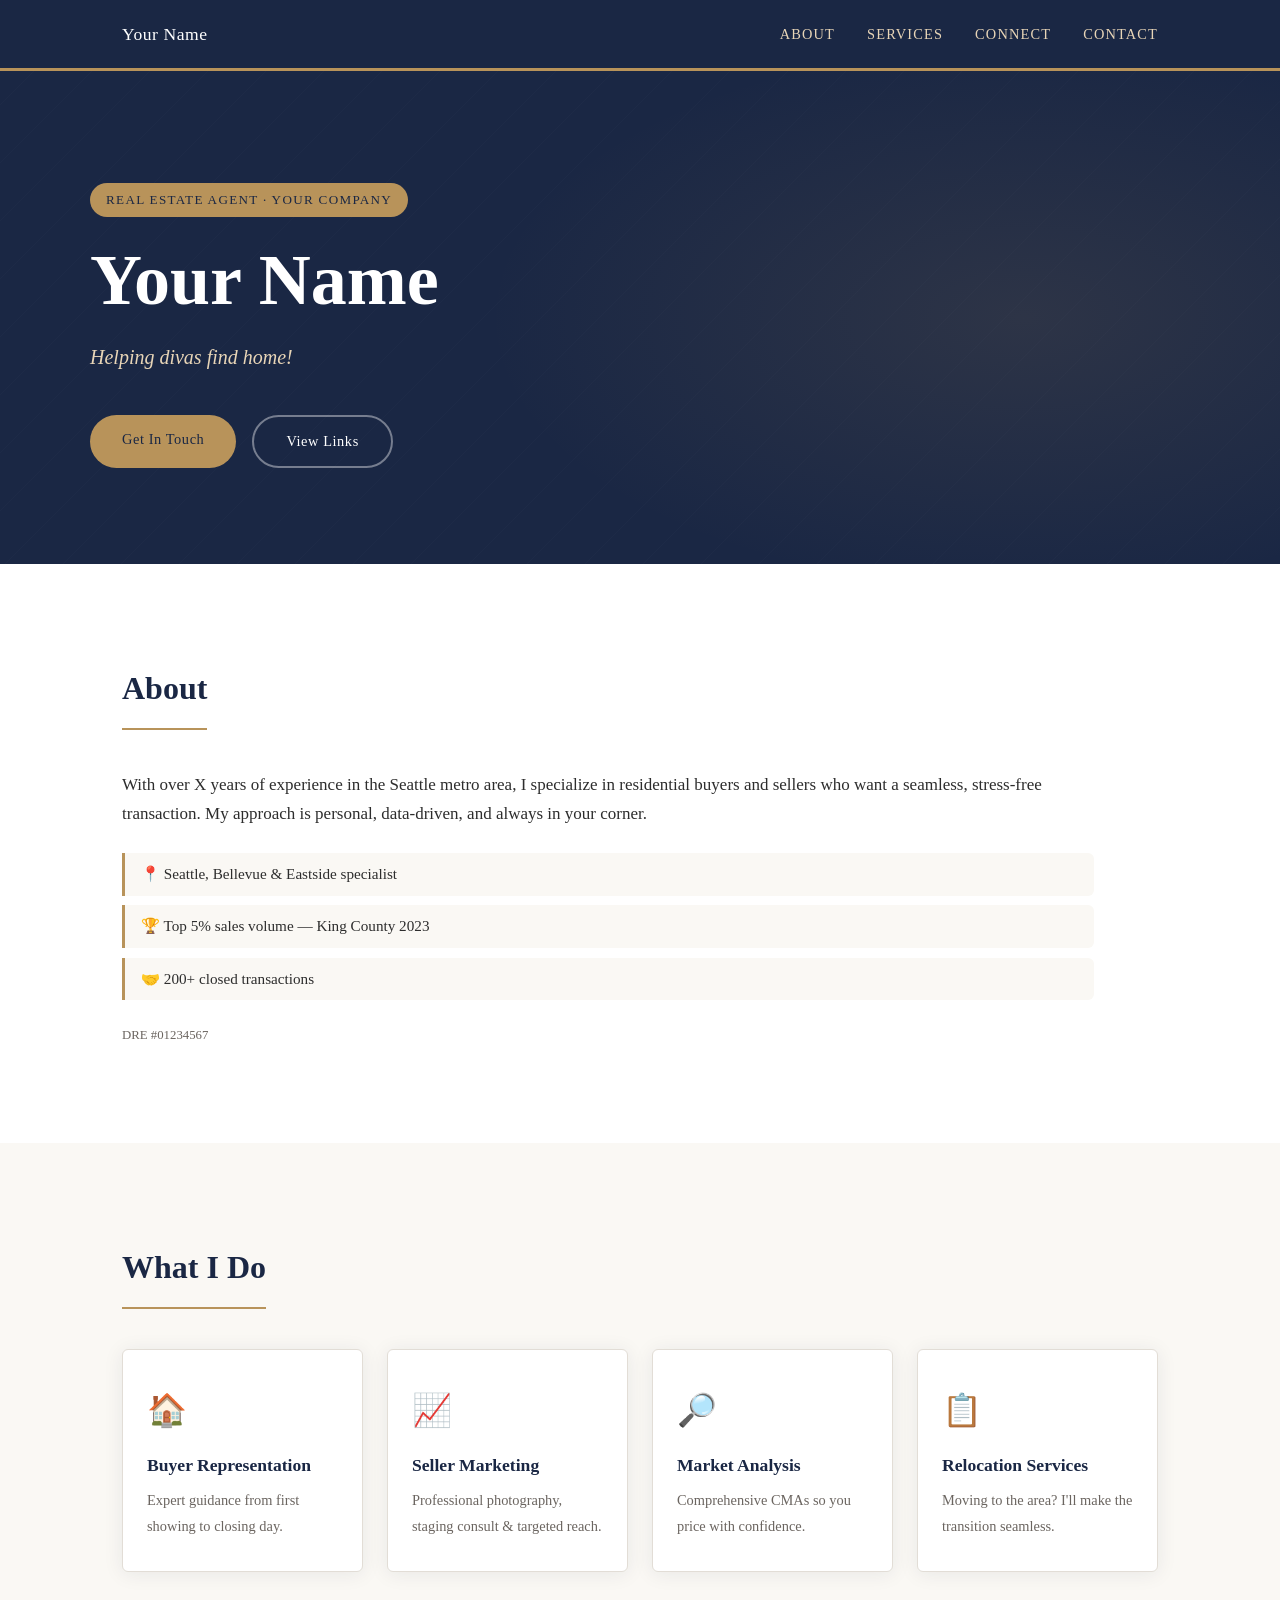
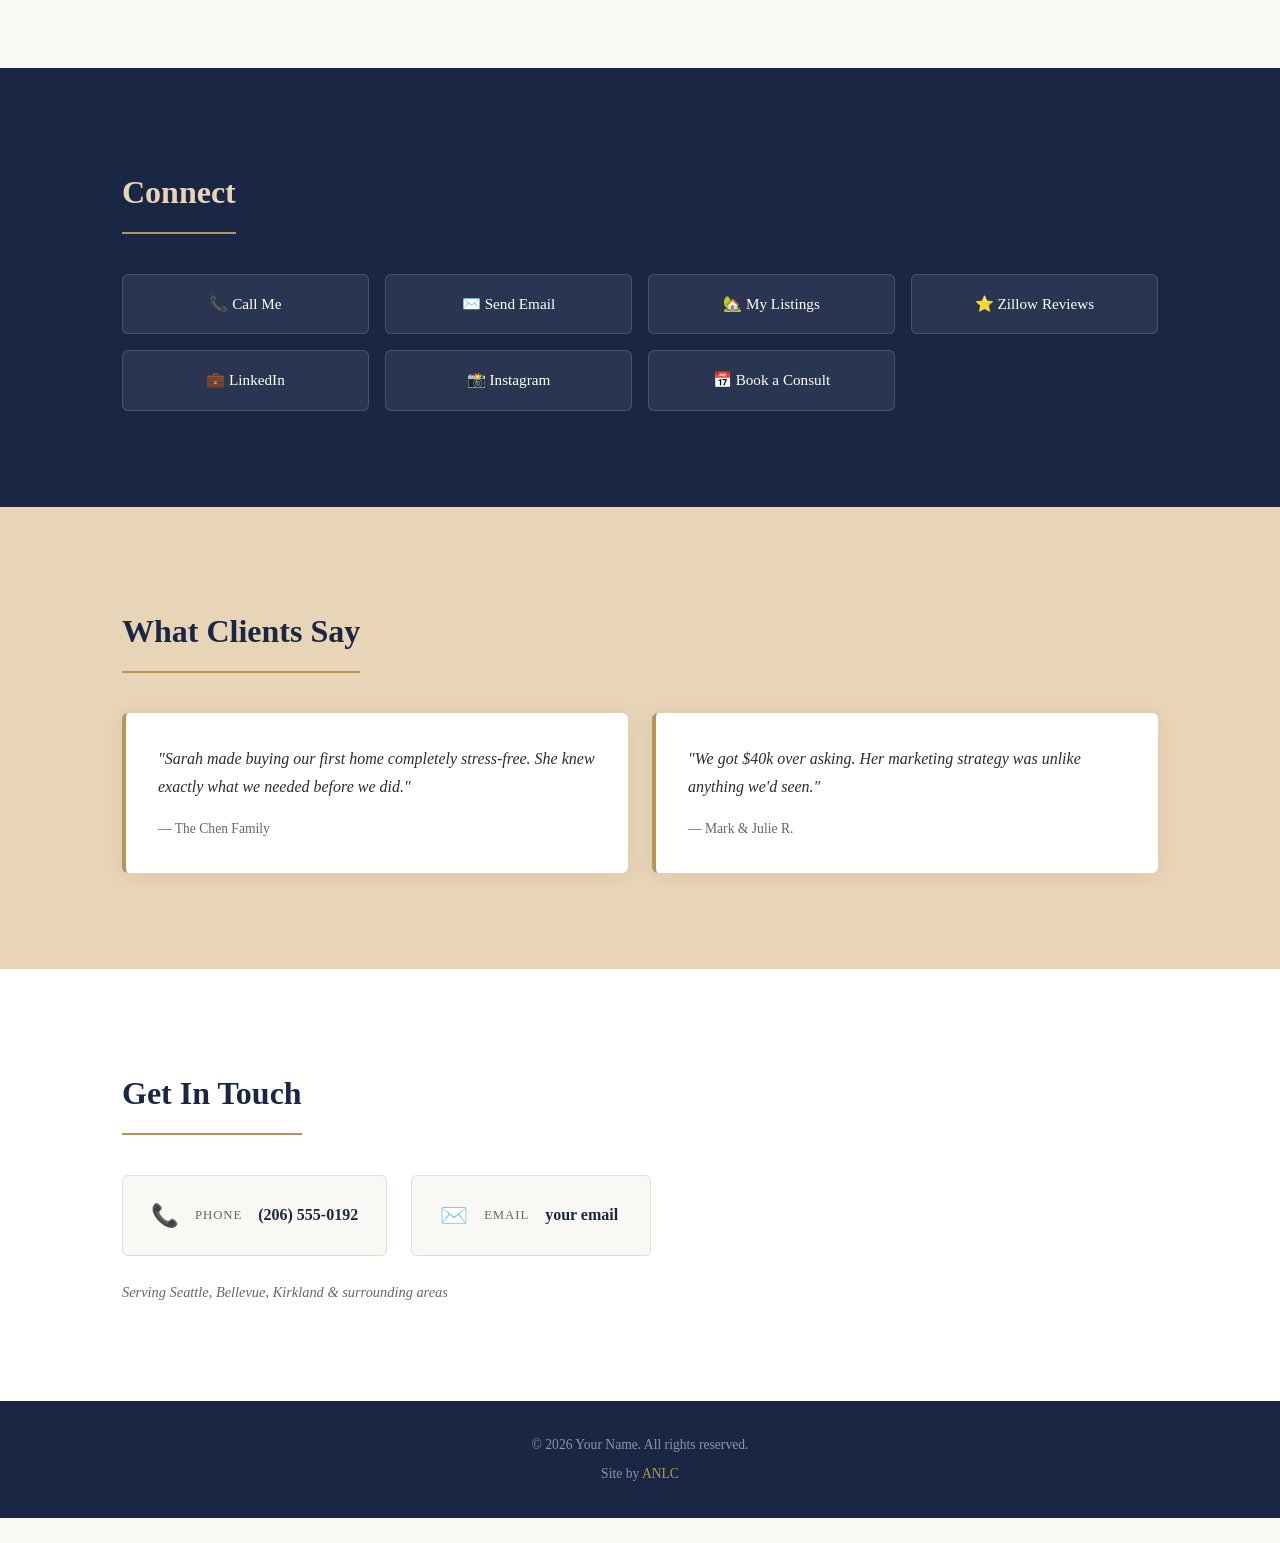
<file: client1/classicdemo/index.html>
<!DOCTYPE html>
<html lang="en">
<head>
  <meta charset="UTF-8" />
  <meta name="viewport" content="width=device-width, initial-scale=1.0" />
  <title id="page-title">Loading...</title>

  <!-- Google Fonts loaded dynamically per theme -->
  <link id="google-fonts" rel="stylesheet" href="" />

  <!-- Theme stylesheet — swap this file per client template -->
  <link id="theme-css" rel="stylesheet" href="theme-classic.css" />

  <style>
    /* ── Reset & base ─────────────────────────────────────────────── */
    *, *::before, *::after { box-sizing: border-box; margin: 0; padding: 0; }
    html { scroll-behavior: smooth; }
    img { max-width: 100%; display: block; }
    a { color: inherit; text-decoration: none; }
  </style>
</head>
<body>

  <!-- ══════════════════════════════════════════════════════
       STRUCTURAL REGIONS  (themes control ALL visual styling)
       ══════════════════════════════════════════════════════ -->

  <!-- NAV -->
  <header id="site-header">
    <nav id="main-nav">
      <span id="nav-name" class="nav-brand"></span>
      <ul id="nav-links" class="nav-list"></ul>
    </nav>
  </header>

  <!-- HERO / LANDING -->
  <section id="hero" class="section-hero">
    <div class="hero-inner">
      <div id="hero-badge" class="hero-badge"></div>          <!-- profession badge -->
      <h1 id="hero-name" class="hero-name"></h1>
      <p  id="hero-tagline" class="hero-tagline"></p>
      <div id="hero-cta" class="hero-cta"></div>              <!-- primary CTA buttons -->
    </div>
    <div id="hero-visual" class="hero-visual"></div>          <!-- theme can place art/photo here -->
  </section>

  <!-- ABOUT -->
  <section id="about" class="section-about">
    <div class="section-inner">
      <div id="about-photo" class="about-photo"></div>
      <div class="about-text">
        <h2 class="section-heading">About</h2>
        <p id="about-bio" class="about-bio"></p>
        <ul id="about-highlights" class="about-highlights"></ul>
      </div>
    </div>
  </section>

  <!-- SERVICES -->
  <section id="services" class="section-services">
    <div class="section-inner">
      <h2 class="section-heading">What I Do</h2>
      <div id="services-grid" class="services-grid"></div>
    </div>
  </section>

  <!-- LINKS / DIRECTORY -->
  <section id="links" class="section-links">
    <div class="section-inner">
      <h2 class="section-heading">Connect</h2>
      <div id="links-grid" class="links-grid"></div>
    </div>
  </section>

  <!-- TESTIMONIALS (optional) -->
  <section id="testimonials" class="section-testimonials">
    <div class="section-inner">
      <h2 class="section-heading">What Clients Say</h2>
      <div id="testimonials-grid" class="testimonials-grid"></div>
    </div>
  </section>

  <!-- CONTACT -->
  <section id="contact" class="section-contact">
    <div class="section-inner">
      <h2 class="section-heading">Get In Touch</h2>
      <div id="contact-cards" class="contact-cards"></div>
      <p id="contact-area" class="contact-area"></p>
    </div>
  </section>

  <!-- FOOTER -->
  <footer id="site-footer">
    <p id="footer-copy" class="footer-copy"></p>
    <p class="footer-credit">Site by <a href="https://anlc.dev" target="_blank">ANLC</a></p>
  </footer>


  <!-- ══════════════════════════════════════════════════════
       DATA  —  edit this object per client
       ══════════════════════════════════════════════════════ -->
  <script>
  const CLIENT = {
    /* ── Identity ────────────────────────────── */
    name:        "Your Name",
    profession:  "Real Estate Agent",
    company:     "Your Company",
    license:     "DRE #01234567",          // leave "" to hide
    tagline:     "Helping divas find home!",
    bio:         "With over X years of experience in the Seattle metro area, I specialize in residential buyers and sellers who want a seamless, stress-free transaction. My approach is personal, data-driven, and always in your corner.",
    photo:       "",                        // URL or "" to hide section

    /* ── Highlights (bullet points under bio) ── */
    highlights: [
      "📍 Seattle, Bellevue & Eastside specialist",
      "🏆 Top 5% sales volume — King County 2023",
      "🤝 200+ closed transactions",
    ],

    /* ── Services ─────────────────────────────── */
    services: [
      { icon: "🏠", title: "Buyer Representation",  desc: "Expert guidance from first showing to closing day." },
      { icon: "📈", title: "Seller Marketing",       desc: "Professional photography, staging consult & targeted reach." },
      { icon: "🔎", title: "Market Analysis",         desc: "Comprehensive CMAs so you price with confidence." },
      { icon: "📋", title: "Relocation Services",    desc: "Moving to the area? I'll make the transition seamless." },
    ],

    /* ── Contact ─────────────────────────────── */
    phone:     "(206) 555-0192",
    email:     "your email",
    area:      "Serving Seattle, Bellevue, Kirkland & surrounding areas",

    /* ── Link Directory ──────────────────────── */
    links: [
      { label: "📞 Call Me",          href: "tel:+12065550192",                     type: "phone"    },
      { label: "✉️ Send Email",        href: "mailto:sarah@compassrealty.com",        type: "email"    },
      { label: "🏡 My Listings",       href: "https://compass.com/agents/sarah",      type: "listings" },
      { label: "⭐ Zillow Reviews",    href: "https://zillow.com/profile/sarah",      type: "review"   },
      { label: "💼 LinkedIn",          href: "https://linkedin.com/in/sarahmitchell", type: "linkedin" },
      { label: "📸 Instagram",         href: "https://instagram.com/sarahsells206",   type: "social"   },
      { label: "📅 Book a Consult",    href: "https://calendly.com/sarahmitchell",    type: "calendar" },
    ],

    /* ── Testimonials (optional, leave [] to hide) ── */
    testimonials: [
      { quote: "Sarah made buying our first home completely stress-free. She knew exactly what we needed before we did.", author: "The Chen Family" },
      { quote: "We got $40k over asking. Her marketing strategy was unlike anything we'd seen.", author: "Mark & Julie R." },
    ],

    /* ── Nav (label → section id) ─────────────── */
    nav: [
      { label: "About",        href: "#about"        },
      { label: "Services",     href: "#services"     },
      { label: "Connect",      href: "#links"        },
      { label: "Contact",      href: "#contact"      },
    ],

    /* ── Theme ─────────────────────────────────── */
    // Options: "theme-classic.css" | "theme-modern.css" | "theme-bold.css"
    theme: "theme-classic.css",
  };
  </script>


  <!-- ══════════════════════════════════════════════════════
       RENDER ENGINE  —  maps CLIENT → DOM
       ══════════════════════════════════════════════════════ -->
  <script>
  (function () {

    /* ── 1. Apply theme ──────────────────────── */
    document.getElementById("theme-css").href = CLIENT.theme;

    /* ── 2. Page title ───────────────────────── */
    document.title = `${CLIENT.name} — ${CLIENT.profession}`;
    document.getElementById("page-title").textContent = document.title;

    /* ── 3. Nav ──────────────────────────────── */
    document.getElementById("nav-name").textContent = CLIENT.name;
    const navList = document.getElementById("nav-links");
    CLIENT.nav.forEach(item => {
      const li = document.createElement("li");
      li.innerHTML = `<a href="${item.href}">${item.label}</a>`;
      navList.appendChild(li);
    });

    /* ── 4. Hero ─────────────────────────────── */
    document.getElementById("hero-badge").textContent =
      CLIENT.company ? `${CLIENT.profession} · ${CLIENT.company}` : CLIENT.profession;
    document.getElementById("hero-name").textContent    = CLIENT.name;
    document.getElementById("hero-tagline").textContent = CLIENT.tagline;

    const cta = document.getElementById("hero-cta");
    cta.innerHTML = `
      <a href="#contact" class="btn btn-primary">Get In Touch</a>
      <a href="#links"   class="btn btn-secondary">View Links</a>
    `;

    /* ── 5. About ────────────────────────────── */
    if (CLIENT.photo) {
      document.getElementById("about-photo").innerHTML =
        `<img src="${CLIENT.photo}" alt="Photo of ${CLIENT.name}" class="about-img" />`;
    } else {
      document.getElementById("about-photo").remove();
    }
    document.getElementById("about-bio").textContent = CLIENT.bio;

    const hList = document.getElementById("about-highlights");
    if (CLIENT.highlights?.length) {
      CLIENT.highlights.forEach(h => {
        const li = document.createElement("li");
        li.textContent = h;
        hList.appendChild(li);
      });
    } else {
      hList.remove();
    }

    if (CLIENT.license) {
      const badge = document.createElement("p");
      badge.className = "license-badge";
      badge.textContent = CLIENT.license;
      document.querySelector(".about-text").appendChild(badge);
    }

    /* ── 6. Services ─────────────────────────── */
    const grid = document.getElementById("services-grid");
    CLIENT.services.forEach(s => {
      const card = document.createElement("div");
      card.className = "service-card";
      card.innerHTML = `
        <span class="service-icon">${s.icon}</span>
        <h3 class="service-title">${s.title}</h3>
        <p  class="service-desc">${s.desc}</p>
      `;
      grid.appendChild(card);
    });

    /* ── 7. Link Directory ───────────────────── */
    const linksGrid = document.getElementById("links-grid");
    CLIENT.links.forEach(l => {
      const a = document.createElement("a");
      a.href      = l.href;
      a.className = `link-card link-type-${l.type}`;
      a.target    = l.href.startsWith("http") ? "_blank" : "_self";
      a.rel       = "noopener noreferrer";
      a.textContent = l.label;
      linksGrid.appendChild(a);
    });

    /* ── 8. Testimonials ─────────────────────── */
    const tGrid = document.getElementById("testimonials-grid");
    if (CLIENT.testimonials?.length) {
      CLIENT.testimonials.forEach(t => {
        const card = document.createElement("div");
        card.className = "testimonial-card";
        card.innerHTML = `
          <p class="testimonial-quote">"${t.quote}"</p>
          <p class="testimonial-author">— ${t.author}</p>
        `;
        tGrid.appendChild(card);
      });
    } else {
      document.getElementById("testimonials").remove();
    }

    /* ── 9. Contact ──────────────────────────── */
    const contactCards = document.getElementById("contact-cards");
    const contactItems = [
      { icon: "📞", label: "Phone", value: CLIENT.phone, href: `tel:${CLIENT.phone.replace(/\D/g,"")}` },
      { icon: "✉️", label: "Email", value: CLIENT.email, href: `mailto:${CLIENT.email}` },
    ];
    contactItems.forEach(c => {
      const div = document.createElement("div");
      div.className = "contact-card";
      div.innerHTML = `
        <span class="contact-icon">${c.icon}</span>
        <span class="contact-label">${c.label}</span>
        <a class="contact-value" href="${c.href}">${c.value}</a>
      `;
      contactCards.appendChild(div);
    });
    document.getElementById("contact-area").textContent = CLIENT.area;

    /* ── 10. Footer ──────────────────────────── */
    document.getElementById("footer-copy").textContent =
      `© ${new Date().getFullYear()} ${CLIENT.name}. All rights reserved.`;

  })();
  </script>

</body>
</html>
</file>
<file: classic/theme-classic.css>
/* ═══════════════════════════════════════════════════════════════
   ANLC TEMPLATE 1 — "CLASSIC"
   Warm, refined, trust-building. Serif typography + cream/navy palette.
   Ideal for: traditional real estate agents, attorneys, financial advisors.
   ═══════════════════════════════════════════════════════════════ */

@import url('https://fonts.googleapis.com/css2?family=Playfair+Display:wght@400;600;700&family=Lora:ital,wght@0,400;0,500;1,400&display=swap');

/* ── Variables ───────────────────────────────────────────────── */
:root {
  --c-bg:       #faf8f4;
  --c-surface:  #ffffff;
  --c-navy:     #1a2744;
  --c-gold:     #b8935a;
  --c-gold-lt:  #e8d5b7;
  --c-text:     #2d2d2d;
  --c-muted:    #6b6560;
  --c-border:   #e2ddd6;

  --f-display: 'Playfair Display', Georgia, serif;
  --f-body:    'Lora', Georgia, serif;

  --r-card:  6px;
  --r-pill:  100px;
  --shadow:  0 2px 20px rgba(26,39,68,.08);
  --max-w:   1100px;
  --trans:   0.25s ease;
}

/* ── Base ────────────────────────────────────────────────────── */
body {
  background: var(--c-bg);
  color: var(--c-text);
  font-family: var(--f-body);
  font-size: 17px;
  line-height: 1.75;
}

/* ── Nav ─────────────────────────────────────────────────────── */
#site-header {
  position: sticky; top: 0; z-index: 100;
  background: var(--c-navy);
  border-bottom: 3px solid var(--c-gold);
}
#main-nav {
  max-width: var(--max-w);
  margin: 0 auto;
  padding: 0 2rem;
  display: flex; align-items: center; justify-content: space-between;
  height: 68px;
}
.nav-brand {
  font-family: var(--f-display);
  font-size: 1.1rem;
  color: #fff;
  letter-spacing: .03em;
}
.nav-list {
  list-style: none;
  display: flex; gap: 2rem;
}
.nav-list a {
  color: var(--c-gold-lt);
  font-family: var(--f-body);
  font-size: .9rem;
  letter-spacing: .08em;
  text-transform: uppercase;
  transition: color var(--trans);
}
.nav-list a:hover { color: #fff; }

/* ── Hero ────────────────────────────────────────────────────── */
.section-hero {
  background: var(--c-navy);
  padding: 7rem 2rem 6rem;
  position: relative;
  overflow: hidden;
}
.section-hero::before {
  content: '';
  position: absolute; inset: 0;
  background:
    radial-gradient(ellipse 60% 80% at 80% 50%, rgba(184,147,90,.12) 0%, transparent 70%),
    repeating-linear-gradient(
      -45deg,
      transparent,
      transparent 40px,
      rgba(255,255,255,.015) 40px,
      rgba(255,255,255,.015) 41px
    );
  pointer-events: none;
}
.hero-inner {
  max-width: var(--max-w);
  margin: 0 auto;
  position: relative; z-index: 1;
}
.hero-badge {
  display: inline-block;
  background: var(--c-gold);
  color: var(--c-navy);
  font-family: var(--f-body);
  font-size: .82rem;
  font-weight: 500;
  letter-spacing: .1em;
  text-transform: uppercase;
  padding: .35rem 1rem;
  border-radius: var(--r-pill);
  margin-bottom: 1.5rem;
}
.hero-name {
  font-family: var(--f-display);
  font-size: clamp(2.6rem, 6vw, 4.5rem);
  color: #fff;
  line-height: 1.1;
  margin-bottom: 1.2rem;
  font-weight: 700;
}
.hero-tagline {
  font-family: var(--f-body);
  font-style: italic;
  font-size: 1.25rem;
  color: var(--c-gold-lt);
  max-width: 560px;
  margin-bottom: 2.5rem;
}
.hero-cta { display: flex; gap: 1rem; flex-wrap: wrap; }

/* ── Buttons ─────────────────────────────────────────────────── */
.btn {
  display: inline-block;
  padding: .75rem 2rem;
  border-radius: var(--r-pill);
  font-family: var(--f-body);
  font-size: .9rem;
  font-weight: 500;
  letter-spacing: .04em;
  transition: all var(--trans);
  cursor: pointer;
}
.btn-primary {
  background: var(--c-gold);
  color: var(--c-navy);
}
.btn-primary:hover { background: #caa368; transform: translateY(-1px); }
.btn-secondary {
  border: 2px solid rgba(255,255,255,.4);
  color: #fff;
}
.btn-secondary:hover { border-color: #fff; background: rgba(255,255,255,.08); }

/* ── Section scaffold ────────────────────────────────────────── */
.section-inner {
  max-width: var(--max-w);
  margin: 0 auto;
  padding: 0 2rem;
}
.section-heading {
  font-family: var(--f-display);
  font-size: 2rem;
  color: var(--c-navy);
  margin-bottom: 2.5rem;
  padding-bottom: .75rem;
  border-bottom: 2px solid var(--c-gold);
  display: inline-block;
}

/* ── About ───────────────────────────────────────────────────── */
.section-about {
  padding: 6rem 2rem;
  background: var(--c-surface);
}
.section-about .section-inner {
  display: grid;
  grid-template-columns: auto 1fr;
  gap: 4rem;
  align-items: start;
}
.about-photo { flex-shrink: 0; }
.about-img {
  width: 220px; height: 280px;
  object-fit: cover;
  border-radius: var(--r-card);
  border: 4px solid var(--c-gold-lt);
  box-shadow: var(--shadow);
}
.about-bio { color: var(--c-text); margin-bottom: 1.5rem; }
.about-highlights {
  list-style: none;
  display: flex; flex-direction: column; gap: .6rem;
  margin-bottom: 1.5rem;
}
.about-highlights li {
  padding: .5rem 1rem;
  background: var(--c-bg);
  border-left: 3px solid var(--c-gold);
  border-radius: 0 var(--r-card) var(--r-card) 0;
  font-size: .95rem;
}
.license-badge {
  font-size: .8rem;
  color: var(--c-muted);
  margin-top: .5rem;
}

/* ── Services ────────────────────────────────────────────────── */
.section-services {
  padding: 6rem 2rem;
  background: var(--c-bg);
}
.services-grid {
  display: grid;
  grid-template-columns: repeat(auto-fit, minmax(220px, 1fr));
  gap: 1.5rem;
}
.service-card {
  background: var(--c-surface);
  border: 1px solid var(--c-border);
  border-radius: var(--r-card);
  padding: 2rem 1.5rem;
  box-shadow: var(--shadow);
  transition: transform var(--trans), box-shadow var(--trans);
}
.service-card:hover {
  transform: translateY(-4px);
  box-shadow: 0 8px 32px rgba(26,39,68,.13);
}
.service-icon { font-size: 2rem; display: block; margin-bottom: .75rem; }
.service-title {
  font-family: var(--f-display);
  font-size: 1.1rem;
  color: var(--c-navy);
  margin-bottom: .5rem;
}
.service-desc { font-size: .9rem; color: var(--c-muted); }

/* ── Links / Directory ───────────────────────────────────────── */
.section-links {
  padding: 6rem 2rem;
  background: var(--c-navy);
}
.section-links .section-heading { color: var(--c-gold-lt); border-color: var(--c-gold); }
.links-grid {
  display: grid;
  grid-template-columns: repeat(auto-fit, minmax(200px, 1fr));
  gap: 1rem;
}
.link-card {
  display: flex; align-items: center; justify-content: center;
  padding: 1rem 1.5rem;
  background: rgba(255,255,255,.07);
  border: 1px solid rgba(255,255,255,.15);
  border-radius: var(--r-card);
  color: #fff;
  font-size: .95rem;
  text-align: center;
  transition: all var(--trans);
}
.link-card:hover {
  background: var(--c-gold);
  color: var(--c-navy);
  border-color: var(--c-gold);
  transform: translateY(-2px);
}

/* ── Testimonials ────────────────────────────────────────────── */
.section-testimonials {
  padding: 6rem 2rem;
  background: var(--c-gold-lt);
}
.section-testimonials .section-heading { color: var(--c-navy); border-color: var(--c-gold); }
.testimonials-grid {
  display: grid;
  grid-template-columns: repeat(auto-fit, minmax(300px, 1fr));
  gap: 1.5rem;
}
.testimonial-card {
  background: var(--c-surface);
  border-radius: var(--r-card);
  padding: 2rem;
  box-shadow: var(--shadow);
  border-left: 4px solid var(--c-gold);
}
.testimonial-quote {
  font-style: italic;
  color: var(--c-text);
  margin-bottom: 1rem;
  font-size: 1rem;
}
.testimonial-author {
  font-size: .85rem;
  color: var(--c-muted);
  font-weight: 500;
}

/* ── Contact ─────────────────────────────────────────────────── */
.section-contact {
  padding: 6rem 2rem;
  background: var(--c-surface);
}
.contact-cards {
  display: flex; flex-wrap: wrap; gap: 1.5rem;
  margin-bottom: 1.5rem;
}
.contact-card {
  display: flex; align-items: center; gap: 1rem;
  padding: 1.25rem 1.75rem;
  background: var(--c-bg);
  border: 1px solid var(--c-border);
  border-radius: var(--r-card);
  min-width: 240px;
}
.contact-icon { font-size: 1.4rem; }
.contact-label {
  font-size: .8rem;
  text-transform: uppercase;
  letter-spacing: .07em;
  color: var(--c-muted);
  display: block;
}
.contact-value {
  font-family: var(--f-display);
  font-size: 1rem;
  color: var(--c-navy);
  font-weight: 600;
  transition: color var(--trans);
}
.contact-value:hover { color: var(--c-gold); }
.contact-area {
  font-size: .9rem;
  color: var(--c-muted);
  font-style: italic;
}

/* ── Footer ──────────────────────────────────────────────────── */
#site-footer {
  background: var(--c-navy);
  color: rgba(255,255,255,.5);
  text-align: center;
  padding: 2rem;
  font-size: .85rem;
}
.footer-copy { margin-bottom: .3rem; }
.footer-credit a { color: var(--c-gold); }
.footer-credit a:hover { text-decoration: underline; }

/* ── Responsive ──────────────────────────────────────────────── */
@media (max-width: 700px) {
  .section-about .section-inner { grid-template-columns: 1fr; }
  .about-img { width: 100%; height: 240px; }
  .nav-list { gap: 1rem; }
  .nav-list a { font-size: .8rem; }
  .hero-name { font-size: 2.4rem; }
}
</file>
<file: client1/classicdemo/theme-classic.css>
/* ═══════════════════════════════════════════════════════════════
   ANLC TEMPLATE 1 — "CLASSIC"
   Warm, refined, trust-building. Serif typography + cream/navy palette.
   Ideal for: traditional real estate agents, attorneys, financial advisors.
   ═══════════════════════════════════════════════════════════════ */

@import url('https://fonts.googleapis.com/css2?family=Playfair+Display:wght@400;600;700&family=Lora:ital,wght@0,400;0,500;1,400&display=swap');

/* ── Variables ───────────────────────────────────────────────── */
:root {
  --c-bg:       #faf8f4;
  --c-surface:  #ffffff;
  --c-navy:     #1a2744;
  --c-gold:     #b8935a;
  --c-gold-lt:  #e8d5b7;
  --c-text:     #2d2d2d;
  --c-muted:    #6b6560;
  --c-border:   #e2ddd6;

  --f-display: 'Playfair Display', Georgia, serif;
  --f-body:    'Lora', Georgia, serif;

  --r-card:  6px;
  --r-pill:  100px;
  --shadow:  0 2px 20px rgba(26,39,68,.08);
  --max-w:   1100px;
  --trans:   0.25s ease;
}

/* ── Base ────────────────────────────────────────────────────── */
body {
  background: var(--c-bg);
  color: var(--c-text);
  font-family: var(--f-body);
  font-size: 17px;
  line-height: 1.75;
}

/* ── Nav ─────────────────────────────────────────────────────── */
#site-header {
  position: sticky; top: 0; z-index: 100;
  background: var(--c-navy);
  border-bottom: 3px solid var(--c-gold);
}
#main-nav {
  max-width: var(--max-w);
  margin: 0 auto;
  padding: 0 2rem;
  display: flex; align-items: center; justify-content: space-between;
  height: 68px;
}
.nav-brand {
  font-family: var(--f-display);
  font-size: 1.1rem;
  color: #fff;
  letter-spacing: .03em;
}
.nav-list {
  list-style: none;
  display: flex; gap: 2rem;
}
.nav-list a {
  color: var(--c-gold-lt);
  font-family: var(--f-body);
  font-size: .9rem;
  letter-spacing: .08em;
  text-transform: uppercase;
  transition: color var(--trans);
}
.nav-list a:hover { color: #fff; }

/* ── Hero ────────────────────────────────────────────────────── */
.section-hero {
  background: var(--c-navy);
  padding: 7rem 2rem 6rem;
  position: relative;
  overflow: hidden;
}
.section-hero::before {
  content: '';
  position: absolute; inset: 0;
  background:
    radial-gradient(ellipse 60% 80% at 80% 50%, rgba(184,147,90,.12) 0%, transparent 70%),
    repeating-linear-gradient(
      -45deg,
      transparent,
      transparent 40px,
      rgba(255,255,255,.015) 40px,
      rgba(255,255,255,.015) 41px
    );
  pointer-events: none;
}
.hero-inner {
  max-width: var(--max-w);
  margin: 0 auto;
  position: relative; z-index: 1;
}
.hero-badge {
  display: inline-block;
  background: var(--c-gold);
  color: var(--c-navy);
  font-family: var(--f-body);
  font-size: .82rem;
  font-weight: 500;
  letter-spacing: .1em;
  text-transform: uppercase;
  padding: .35rem 1rem;
  border-radius: var(--r-pill);
  margin-bottom: 1.5rem;
}
.hero-name {
  font-family: var(--f-display);
  font-size: clamp(2.6rem, 6vw, 4.5rem);
  color: #fff;
  line-height: 1.1;
  margin-bottom: 1.2rem;
  font-weight: 700;
}
.hero-tagline {
  font-family: var(--f-body);
  font-style: italic;
  font-size: 1.25rem;
  color: var(--c-gold-lt);
  max-width: 560px;
  margin-bottom: 2.5rem;
}
.hero-cta { display: flex; gap: 1rem; flex-wrap: wrap; }

/* ── Buttons ─────────────────────────────────────────────────── */
.btn {
  display: inline-block;
  padding: .75rem 2rem;
  border-radius: var(--r-pill);
  font-family: var(--f-body);
  font-size: .9rem;
  font-weight: 500;
  letter-spacing: .04em;
  transition: all var(--trans);
  cursor: pointer;
}
.btn-primary {
  background: var(--c-gold);
  color: var(--c-navy);
}
.btn-primary:hover { background: #caa368; transform: translateY(-1px); }
.btn-secondary {
  border: 2px solid rgba(255,255,255,.4);
  color: #fff;
}
.btn-secondary:hover { border-color: #fff; background: rgba(255,255,255,.08); }

/* ── Section scaffold ────────────────────────────────────────── */
.section-inner {
  max-width: var(--max-w);
  margin: 0 auto;
  padding: 0 2rem;
}
.section-heading {
  font-family: var(--f-display);
  font-size: 2rem;
  color: var(--c-navy);
  margin-bottom: 2.5rem;
  padding-bottom: .75rem;
  border-bottom: 2px solid var(--c-gold);
  display: inline-block;
}

/* ── About ───────────────────────────────────────────────────── */
.section-about {
  padding: 6rem 2rem;
  background: var(--c-surface);
}
.section-about .section-inner {
  display: grid;
  grid-template-columns: auto 1fr;
  gap: 4rem;
  align-items: start;
}
.about-photo { flex-shrink: 0; }
.about-img {
  width: 220px; height: 280px;
  object-fit: cover;
  border-radius: var(--r-card);
  border: 4px solid var(--c-gold-lt);
  box-shadow: var(--shadow);
}
.about-bio { color: var(--c-text); margin-bottom: 1.5rem; }
.about-highlights {
  list-style: none;
  display: flex; flex-direction: column; gap: .6rem;
  margin-bottom: 1.5rem;
}
.about-highlights li {
  padding: .5rem 1rem;
  background: var(--c-bg);
  border-left: 3px solid var(--c-gold);
  border-radius: 0 var(--r-card) var(--r-card) 0;
  font-size: .95rem;
}
.license-badge {
  font-size: .8rem;
  color: var(--c-muted);
  margin-top: .5rem;
}

/* ── Services ────────────────────────────────────────────────── */
.section-services {
  padding: 6rem 2rem;
  background: var(--c-bg);
}
.services-grid {
  display: grid;
  grid-template-columns: repeat(auto-fit, minmax(220px, 1fr));
  gap: 1.5rem;
}
.service-card {
  background: var(--c-surface);
  border: 1px solid var(--c-border);
  border-radius: var(--r-card);
  padding: 2rem 1.5rem;
  box-shadow: var(--shadow);
  transition: transform var(--trans), box-shadow var(--trans);
}
.service-card:hover {
  transform: translateY(-4px);
  box-shadow: 0 8px 32px rgba(26,39,68,.13);
}
.service-icon { font-size: 2rem; display: block; margin-bottom: .75rem; }
.service-title {
  font-family: var(--f-display);
  font-size: 1.1rem;
  color: var(--c-navy);
  margin-bottom: .5rem;
}
.service-desc { font-size: .9rem; color: var(--c-muted); }

/* ── Links / Directory ───────────────────────────────────────── */
.section-links {
  padding: 6rem 2rem;
  background: var(--c-navy);
}
.section-links .section-heading { color: var(--c-gold-lt); border-color: var(--c-gold); }
.links-grid {
  display: grid;
  grid-template-columns: repeat(auto-fit, minmax(200px, 1fr));
  gap: 1rem;
}
.link-card {
  display: flex; align-items: center; justify-content: center;
  padding: 1rem 1.5rem;
  background: rgba(255,255,255,.07);
  border: 1px solid rgba(255,255,255,.15);
  border-radius: var(--r-card);
  color: #fff;
  font-size: .95rem;
  text-align: center;
  transition: all var(--trans);
}
.link-card:hover {
  background: var(--c-gold);
  color: var(--c-navy);
  border-color: var(--c-gold);
  transform: translateY(-2px);
}

/* ── Testimonials ────────────────────────────────────────────── */
.section-testimonials {
  padding: 6rem 2rem;
  background: var(--c-gold-lt);
}
.section-testimonials .section-heading { color: var(--c-navy); border-color: var(--c-gold); }
.testimonials-grid {
  display: grid;
  grid-template-columns: repeat(auto-fit, minmax(300px, 1fr));
  gap: 1.5rem;
}
.testimonial-card {
  background: var(--c-surface);
  border-radius: var(--r-card);
  padding: 2rem;
  box-shadow: var(--shadow);
  border-left: 4px solid var(--c-gold);
}
.testimonial-quote {
  font-style: italic;
  color: var(--c-text);
  margin-bottom: 1rem;
  font-size: 1rem;
}
.testimonial-author {
  font-size: .85rem;
  color: var(--c-muted);
  font-weight: 500;
}

/* ── Contact ─────────────────────────────────────────────────── */
.section-contact {
  padding: 6rem 2rem;
  background: var(--c-surface);
}
.contact-cards {
  display: flex; flex-wrap: wrap; gap: 1.5rem;
  margin-bottom: 1.5rem;
}
.contact-card {
  display: flex; align-items: center; gap: 1rem;
  padding: 1.25rem 1.75rem;
  background: var(--c-bg);
  border: 1px solid var(--c-border);
  border-radius: var(--r-card);
  min-width: 240px;
}
.contact-icon { font-size: 1.4rem; }
.contact-label {
  font-size: .8rem;
  text-transform: uppercase;
  letter-spacing: .07em;
  color: var(--c-muted);
  display: block;
}
.contact-value {
  font-family: var(--f-display);
  font-size: 1rem;
  color: var(--c-navy);
  font-weight: 600;
  transition: color var(--trans);
}
.contact-value:hover { color: var(--c-gold); }
.contact-area {
  font-size: .9rem;
  color: var(--c-muted);
  font-style: italic;
}

/* ── Footer ──────────────────────────────────────────────────── */
#site-footer {
  background: var(--c-navy);
  color: rgba(255,255,255,.5);
  text-align: center;
  padding: 2rem;
  font-size: .85rem;
}
.footer-copy { margin-bottom: .3rem; }
.footer-credit a { color: var(--c-gold); }
.footer-credit a:hover { text-decoration: underline; }

/* ── Responsive ──────────────────────────────────────────────── */
@media (max-width: 700px) {
  .section-about .section-inner { grid-template-columns: 1fr; }
  .about-img { width: 100%; height: 240px; }
  .nav-list { gap: 1rem; }
  .nav-list a { font-size: .8rem; }
  .hero-name { font-size: 2.4rem; }
}
</file>
